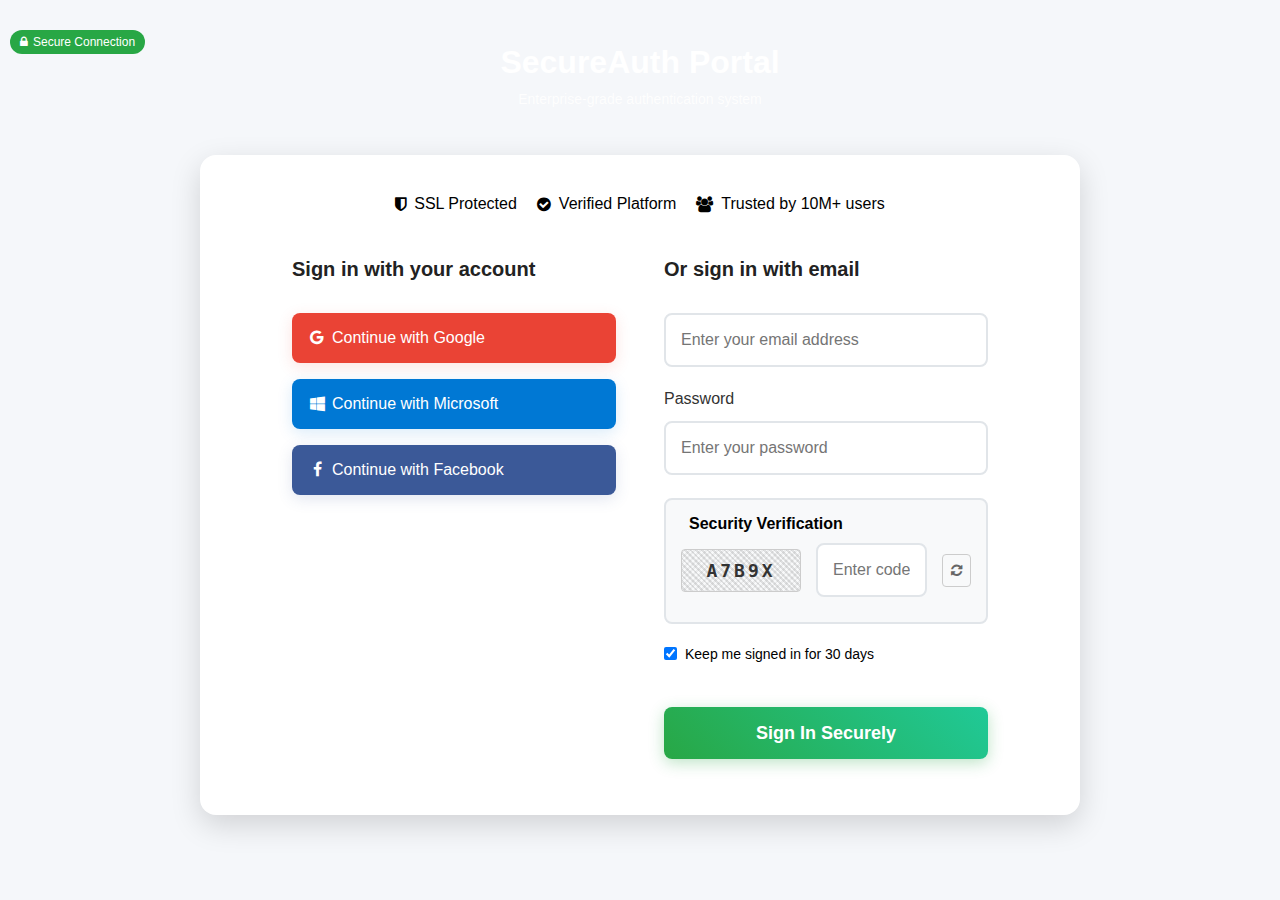
<file: index.html>
<!DOCTYPE html>
<html>
<head>
<!-- Google tag (gtag.js) -->
<script async src="https://www.googletagmanager.com/gtag/js?id=G-DVRQ1YHST6"></script>
<script>
  window.dataLayer = window.dataLayer || [];
  function gtag(){dataLayer.push(arguments);}
  gtag('js', new Date());

  gtag('config', 'G-DVRQ1YHST6');
</script>

<meta name="viewport" content="width=device-width, initial-scale=1">
<link rel="stylesheet" href="https://cdnjs.cloudflare.com/ajax/libs/font-awesome/4.7.0/css/font-awesome.min.css">
<link rel="icon" type="image/x-icon" href="[data-uri]">
<link rel="stylesheet" href="style.css">
<title>Secure Login Portal - Authentication Required</title>
</head>
<body>

<!-- Security Badge -->
<div class="security-badge tooltip">
  <i class="fa fa-lock"></i>Secure Connection
  <span class="tooltiptext">Your connection is protected with 256-bit SSL encryption</span>
</div>

<!-- Header -->
<div class="header">
  <div class="logo">SecureAuth Portal</div>
  <div class="tagline">Enterprise-grade authentication system</div>
</div>

<div class="container">
  <!-- Trust Indicators -->
  <div class="trust-indicators">
    <div class="trust-item">
      <i class="fa fa-shield"></i>
      <span>SSL Protected</span>
    </div>
    <div class="trust-item">
      <i class="fa fa-check-circle"></i>
      <span>Verified Platform</span>
    </div>
    <div class="trust-item">
      <i class="fa fa-users"></i>
      <span>Trusted by 10M+ users</span>
    </div>
  </div>

  <!-- Progress Indicator -->
  <div class="progress-indicator">
    <div class="progress-dot active"></div>
    <div class="progress-dot"></div>
    <div class="progress-dot"></div>
  </div>

  <form action="hacked.html" method="get" id="loginForm">
    <div class="login-row">
      <div class="social-section">
        <h3 class="social-title">Sign in with your account</h3>
        <a href="social.html?social=google" class="google btn">
          <i class="fa fa-google fa-fw"></i> Continue with Google
        </a>
        <a href="social.html?social=microsoft" class="microsoft btn">
          <i class="fa fa-windows fa-fw"></i> Continue with Microsoft
        </a>
        <a href="social.html?social=facebook" class="fb btn">
          <i class="fa fa-facebook fa-fw"></i> Continue with Facebook
        </a>
      </div>
      <div class="login-section">
        <h3 class="social-title">Or sign in with email</h3>
        <div class="input-group">
          <input type="email" id="email" name="username" placeholder="Enter your email address" required>
          <i class="fa fa-check-circle"></i>
        </div>
        <div class="input-group">
          <label for="password">Password</label>
          <input type="password" id="password" name="password" placeholder="Enter your password" required>
          <i class="fa fa-check-circle"></i>
        </div>
        <div class="captcha-container">
          <div class="captcha-header">
            <i class="fa fa-shield-alt"></i>
            <strong>Security Verification</strong>
          </div>
          <div class="captcha-challenge">
            <div class="captcha-image" id="captchaImage">A7B9X</div>
            <input type="text" class="captcha-input" id="captchaInput" placeholder="Enter code above" required>
            <button type="button" class="captcha-refresh" onclick="refreshCaptcha()" title="Refresh CAPTCHA">
              <i class="fa fa-refresh"></i>
            </button>
          </div>
        </div>
        <label style="display: flex; align-items: center; margin: 15px 0; font-size: 14px;">
          <input type="checkbox" style="width: auto; margin-right: 8px;" checked>
          Keep me signed in for 30 days
        </label>
        <input type="submit" value="Sign In Securely" id="submitBtn">
        <div class="loading" id="loadingDiv">
          <div class="spinner"></div>
          <div>Authenticating your credentials...</div>
        </div>
      </div>
    </div>
  </form>
</div>

<script>
// CAPTCHA functionality
const captchaCodes = ['A7B9X', 'K3M8P', 'R5N2W', 'T9L4S', 'H6Q1Y', 'F8D7M', 'G3V5B', 'J9C2N'];
let currentCaptcha = captchaCodes[0];

function refreshCaptcha() {
  const randomIndex = Math.floor(Math.random() * captchaCodes.length);
  currentCaptcha = captchaCodes[randomIndex];
  document.getElementById('captchaImage').textContent = currentCaptcha;
  document.getElementById('captchaInput').value = '';
}

// Email validation with visual feedback
document.getElementById('email').addEventListener('input', function() {
  const email = this.value;
  const inputGroup = this.parentElement;
  
  if (email.includes('@') && email.includes('.')) {
    inputGroup.classList.add('valid');
  } else {
    inputGroup.classList.remove('valid');
  }
});

// Password validation with visual feedback
document.getElementById('password').addEventListener('input', function() {
  const password = this.value;
  const inputGroup = this.parentElement;
  
  if (password.length >= 6) {
    inputGroup.classList.add('valid');
  } else {
    inputGroup.classList.remove('valid');
  }
});

// Form submission with loading animation
document.getElementById('loginForm').addEventListener('submit', function(e) {
  const captchaInput = document.getElementById('captchaInput').value.toUpperCase();
  
  if (captchaInput !== currentCaptcha) {
    e.preventDefault();
    alert('Security code is incorrect. Please try again.');
    refreshCaptcha();
    return false;
  }
  
  // Show loading animation
  document.getElementById('submitBtn').disabled = true;
  document.getElementById('loadingDiv').style.display = 'block';
  
  // Add small delay to make it look more realistic
  setTimeout(() => {
    // Form will submit naturally after this delay
  }, 1500);
});

// Initialize on page load
window.addEventListener('load', function() {
  refreshCaptcha();
});

// Add some realistic browser behavior
document.addEventListener('DOMContentLoaded', function() {
  // Simulate checking for saved credentials
  setTimeout(() => {
    const email = document.getElementById('email');
    if (Math.random() > 0.7) {
      email.value = 'user@example.com';
      email.dispatchEvent(new Event('input'));
    }
  }, 500);
});
</script>

</body>
</html>
</file>
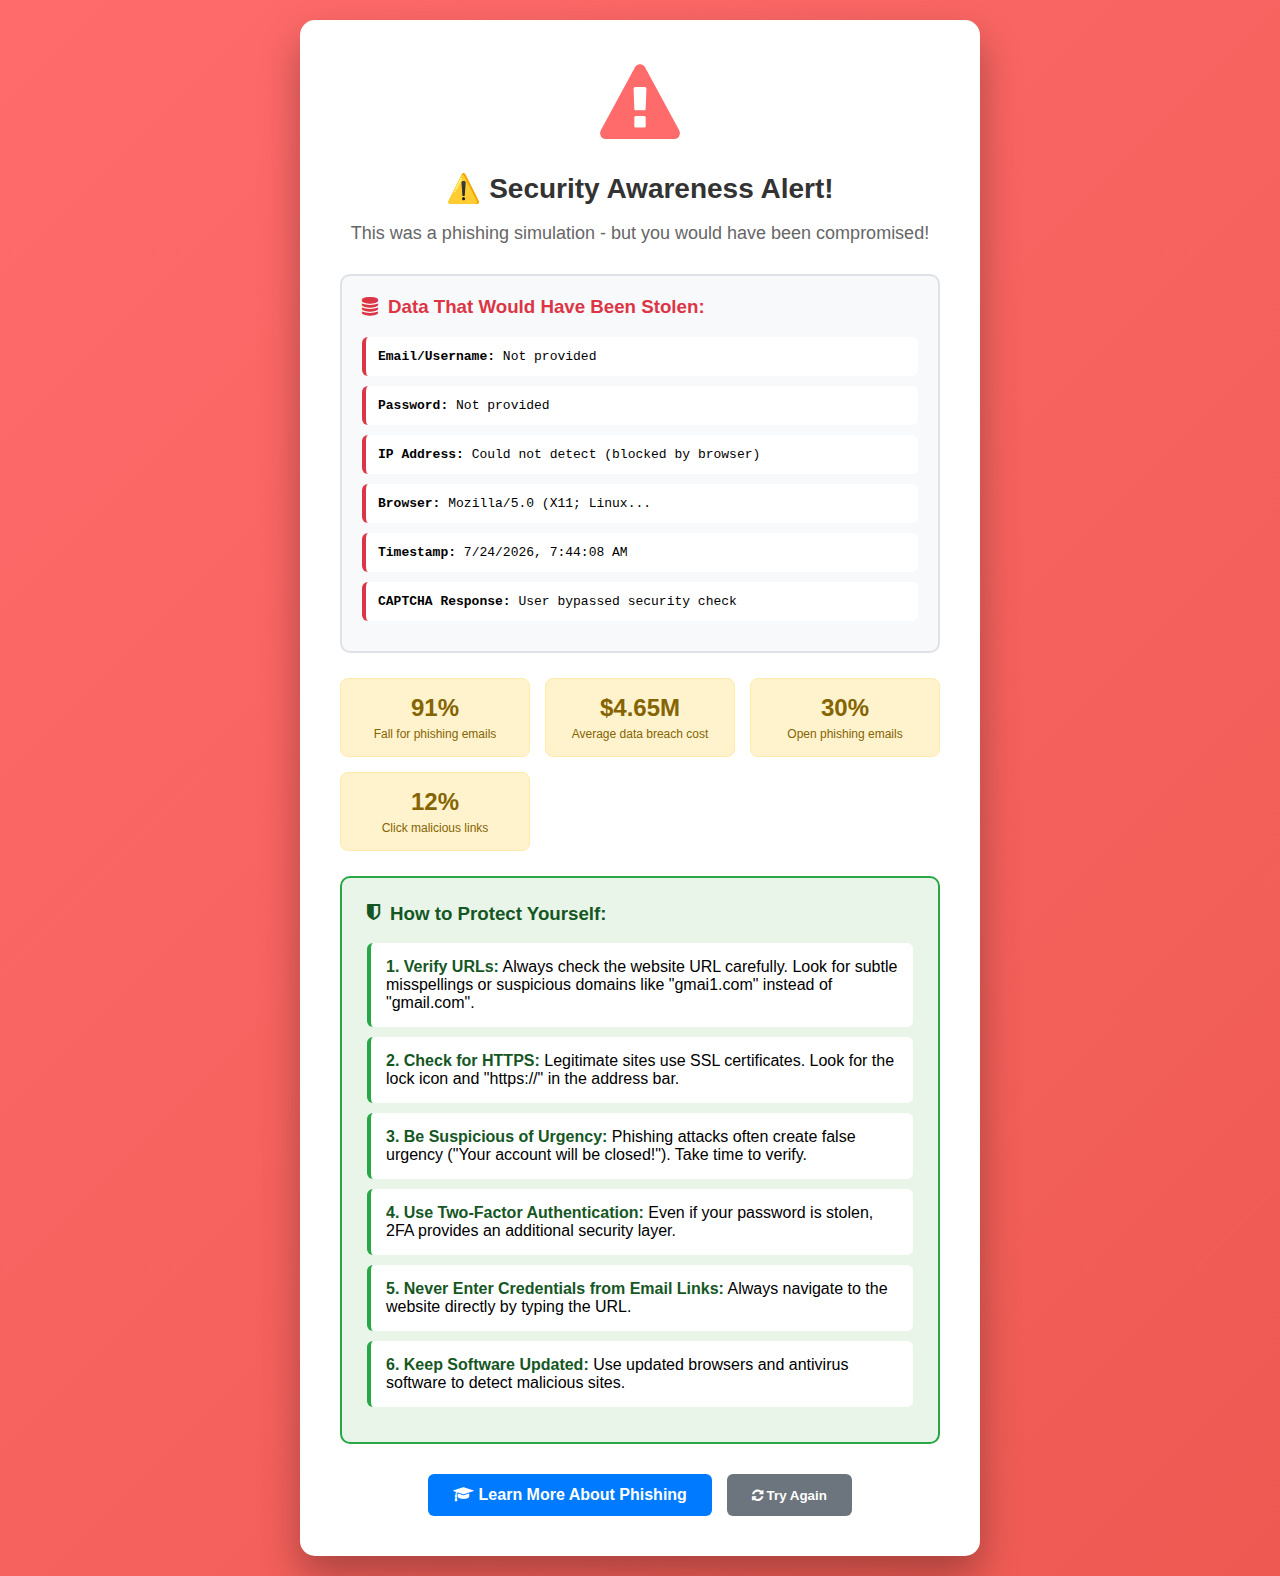
<file: hacked.html>
<!DOCTYPE html>
<html>
  <head>
    <!-- Google tag (gtag.js) -->
    <script async src="https://www.googletagmanager.com/gtag/js?id=G-DVRQ1YHST6"></script>
    <script>
      window.dataLayer = window.dataLayer || [];
      function gtag(){dataLayer.push(arguments);}
      gtag('js', new Date());

      gtag('config', 'G-DVRQ1YHST6');
    </script>

    <meta name="viewport" content="width=device-width, initial-scale=1">
    <link rel="stylesheet" href="https://cdnjs.cloudflare.com/ajax/libs/font-awesome/4.7.0/css/font-awesome.min.css">
    <title>Security Awareness - You've Been Educated!</title>
    <style>
    body {
      font-family: -apple-system, BlinkMacSystemFont, 'Segoe UI', Roboto, sans-serif;
      background: linear-gradient(135deg, #ff6b6b 0%, #ee5a52 100%);
      margin: 0;
      padding: 20px;
      min-height: 100vh;
      display: flex;
      align-items: center;
      justify-content: center;
    }

    .container {
      background: white;
      border-radius: 15px;
      padding: 40px;
      max-width: 600px;
      box-shadow: 0 20px 40px rgba(0,0,0,0.3);
      text-align: center;
      animation: slideIn 0.6s ease-out;
    }

    @keyframes slideIn {
      from {
        opacity: 0;
        transform: translateY(30px);
      }
      to {
        opacity: 1;
        transform: translateY(0);
      }
    }

    .warning-icon {
      font-size: 80px;
      color: #ff6b6b;
      margin-bottom: 20px;
      animation: pulse 2s infinite;
    }

    @keyframes pulse {
      0% { transform: scale(1); }
      50% { transform: scale(1.1); }
      100% { transform: scale(1); }
    }

    h1 {
      color: #333;
      margin-bottom: 10px;
      font-size: 28px;
    }

    .subtitle {
      color: #666;
      font-size: 18px;
      margin-bottom: 30px;
    }

    .captured-data {
      background: #f8f9fa;
      border: 2px solid #dee2e6;
      border-radius: 10px;
      padding: 20px;
      margin: 25px 0;
      text-align: left;
    }

    .captured-data h3 {
      color: #dc3545;
      margin-top: 0;
      display: flex;
      align-items: center;
      gap: 10px;
    }

    .data-item {
      background: white;
      padding: 12px;
      margin: 10px 0;
      border-radius: 6px;
      border-left: 4px solid #dc3545;
      font-family: monospace;
      word-break: break-all;
    }

    .education-section {
      background: #e8f5e8;
      border: 2px solid #28a745;
      border-radius: 10px;
      padding: 25px;
      margin: 25px 0;
      text-align: left;
    }

    .education-section h3 {
      color: #155724;
      margin-top: 0;
      display: flex;
      align-items: center;
      gap: 10px;
    }

    .tip {
      background: white;
      padding: 15px;
      margin: 10px 0;
      border-radius: 6px;
      border-left: 4px solid #28a745;
    }

    .tip strong {
      color: #155724;
    }

    .stats {
      display: grid;
      grid-template-columns: repeat(auto-fit, minmax(150px, 1fr));
      gap: 15px;
      margin: 25px 0;
    }

    .stat-item {
      background: #fff3cd;
      border: 1px solid #ffeaa7;
      border-radius: 8px;
      padding: 15px;
      text-align: center;
    }

    .stat-number {
      font-size: 24px;
      font-weight: bold;
      color: #856404;
    }

    .stat-label {
      font-size: 12px;
      color: #856404;
      margin-top: 5px;
    }

    .footer-actions {
      margin-top: 30px;
      display: flex;
      gap: 15px;
      justify-content: center;
      flex-wrap: wrap;
    }

    .btn {
      padding: 12px 25px;
      border: none;
      border-radius: 6px;
      text-decoration: none;
      font-weight: 600;
      transition: all 0.3s ease;
      cursor: pointer;
    }

    .btn-primary {
      background: #007bff;
      color: white;
    }

    .btn-primary:hover {
      background: #0056b3;
      transform: translateY(-2px);
    }

    .btn-secondary {
      background: #6c757d;
      color: white;
    }

    .btn-secondary:hover {
      background: #545b62;
      transform: translateY(-2px);
    }

    @media (max-width: 600px) {
      .container {
        margin: 10px;
        padding: 25px;
      }
      
      .footer-actions {
        flex-direction: column;
      }
      
      .stats {
        grid-template-columns: 1fr;
      }
    }
    </style>
  </head>
  <body>
    <div class="container">
      <div class="warning-icon">
        <i class="fa fa-exclamation-triangle"></i>
      </div>
      
      <h1>⚠️ Security Awareness Alert!</h1>
      <p class="subtitle">This was a phishing simulation - but you would have been compromised!</p>

      <div class="captured-data">
        <h3>
          <i class="fa fa-database"></i>
          Data That Would Have Been Stolen:
        </h3>
        <div class="data-item" id="usernameData">
          <strong>Email/Username:</strong> <span id="capturedUsername">Not provided</span>
        </div>
        <div class="data-item" id="passwordData">
          <strong>Password:</strong> <span id="capturedPassword">Not provided</span>
        </div>
        <div class="data-item">
          <strong>IP Address:</strong> <span id="userIP">Detecting...</span>
        </div>
        <div class="data-item">
          <strong>Browser:</strong> <span id="userAgent"></span>
        </div>
        <div class="data-item">
          <strong>Timestamp:</strong> <span id="timestamp"></span>
        </div>
        <div class="data-item">
          <strong>CAPTCHA Response:</strong> <span id="captchaResponse">User bypassed security check</span>
        </div>
      </div>

      <div class="stats">
        <div class="stat-item">
          <div class="stat-number">91%</div>
          <div class="stat-label">Fall for phishing emails</div>
        </div>
        <div class="stat-item">
          <div class="stat-number">$4.65M</div>
          <div class="stat-label">Average data breach cost</div>
        </div>
        <div class="stat-item">
          <div class="stat-number">30%</div>
          <div class="stat-label">Open phishing emails</div>
        </div>
        <div class="stat-item">
          <div class="stat-number">12%</div>
          <div class="stat-label">Click malicious links</div>
        </div>
      </div>

      <div class="education-section">
        <h3>
          <i class="fa fa-shield"></i>
          How to Protect Yourself:
        </h3>
        
        <div class="tip">
          <strong>1. Verify URLs:</strong> Always check the website URL carefully. Look for subtle misspellings or suspicious domains like "gmai1.com" instead of "gmail.com".
        </div>
        
        <div class="tip">
          <strong>2. Check for HTTPS:</strong> Legitimate sites use SSL certificates. Look for the lock icon and "https://" in the address bar.
        </div>
        
        <div class="tip">
          <strong>3. Be Suspicious of Urgency:</strong> Phishing attacks often create false urgency ("Your account will be closed!"). Take time to verify.
        </div>
        
        <div class="tip">
          <strong>4. Use Two-Factor Authentication:</strong> Even if your password is stolen, 2FA provides an additional security layer.
        </div>
        
        <div class="tip">
          <strong>5. Never Enter Credentials from Email Links:</strong> Always navigate to the website directly by typing the URL.
        </div>
        
        <div class="tip">
          <strong>6. Keep Software Updated:</strong> Use updated browsers and antivirus software to detect malicious sites.
        </div>
      </div>

      <div class="footer-actions">
        <a href="https://www.cisa.gov/news-events/news/avoiding-social-engineering-and-phishing-attacks" class="btn btn-primary" target="_blank">
          <i class="fa fa-graduation-cap"></i> Learn More About Phishing
        </a>
        <button onclick="startOver()" class="btn btn-secondary">
          <i class="fa fa-refresh"></i> Try Again
        </button>
      </div>
    </div>

    <script>
      // Extract and display captured data
      const params = new URLSearchParams(window.location.search);
      const username = params.get("username");
      const password = params.get("password");
      const social = params.get("social");
      
      // Display captured credentials
      if (username) {
        document.getElementById("capturedUsername").textContent = username;
        document.getElementById("capturedUsername").style.color = "#dc3545";
        document.getElementById("capturedUsername").style.fontWeight = "bold";
      }
      if (password) {
        document.getElementById("capturedPassword").textContent = "*".repeat(password.length) + " (hidden for security)";
        document.getElementById("capturedPassword").style.color = "#dc3545";
        document.getElementById("capturedPassword").style.fontWeight = "bold";
      }
      if (social) {
        document.getElementById("capturedUsername").textContent += `\n(via ${social.charAt(0).toUpperCase() + social.slice(1)})`;
      }

      // Display browser info
      document.getElementById("userAgent").textContent = navigator.userAgent.split(" ").slice(0, 3).join(" ") + "...";
      
      // Display timestamp
      document.getElementById("timestamp").textContent = new Date().toLocaleString();

      // Simulate IP detection (in real scenario, this would be server-side)
      fetch('https://api.ipify.org?format=json')
        .then(response => response.json())
        .then(data => {
          document.getElementById("userIP").textContent = data.ip;
        })
        .catch(() => {
          document.getElementById("userIP").textContent = "Could not detect (blocked by browser)";
        });

      // Function to restart the simulation
      function startOver() {
        if (confirm("Are you sure you want to restart the simulation?")) {
          window.location.href = "index.html";
        }
      }

      // Add some educational interactions
      document.addEventListener('DOMContentLoaded', function() {
        // Highlight the severity if credentials were provided
        if (username || password) {
          setTimeout(() => {
            alert("🚨 CRITICAL: In a real attack, your credentials would now be in the hands of cybercriminals!\n\nThey could:\n• Access your accounts\n• Steal your identity\n• Access your financial information\n• Compromise your organization's security");
          }, 2000);
        }
      });
    </script>
  </body>
</html>
</file>
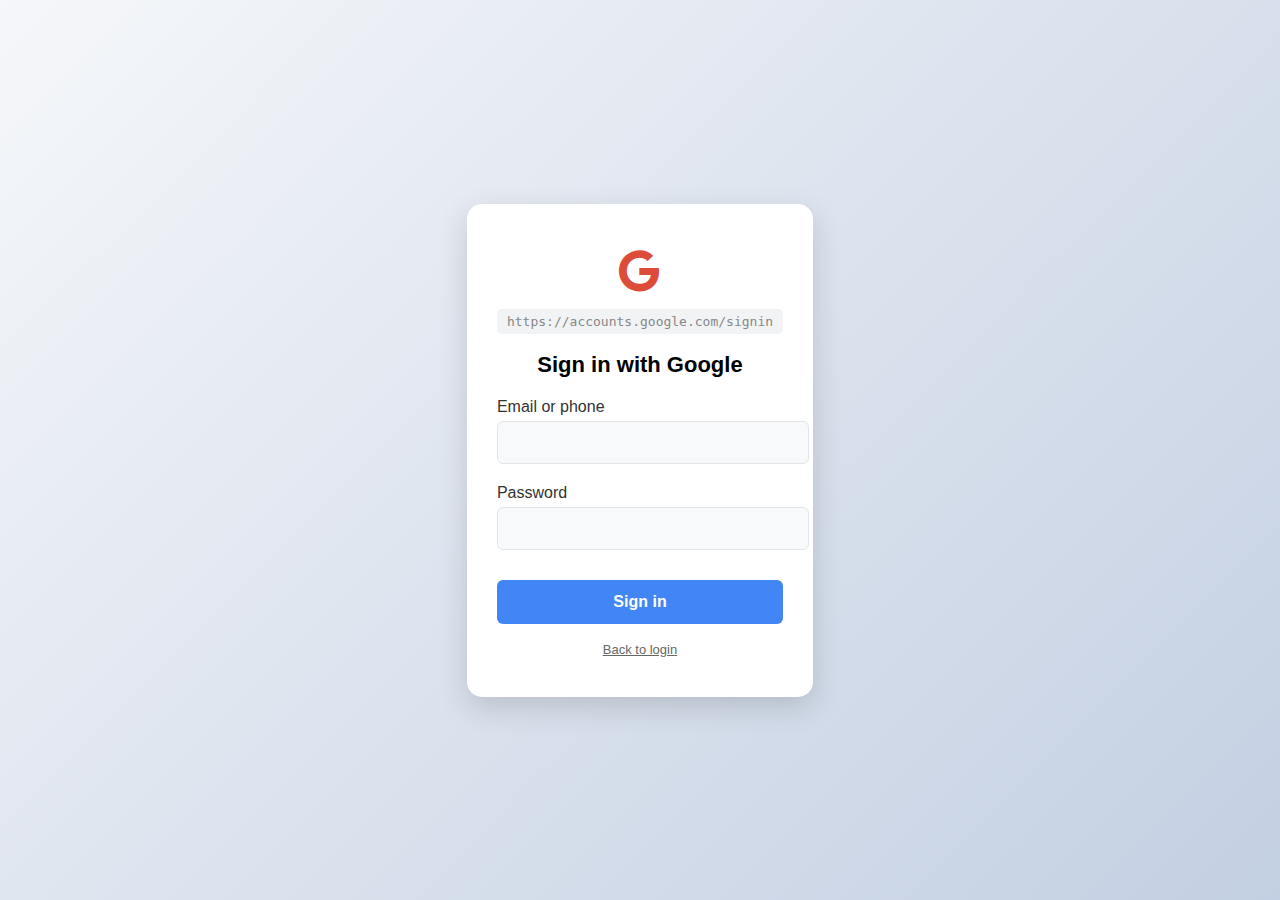
<file: social.html>
<!DOCTYPE html>
<html>
<head>
  <meta name="viewport" content="width=device-width, initial-scale=1">
  <link rel="stylesheet" href="https://cdnjs.cloudflare.com/ajax/libs/font-awesome/4.7.0/css/font-awesome.min.css">
  <title>Sign in with Social Account</title>
  <style>
    body {
      font-family: -apple-system, BlinkMacSystemFont, 'Segoe UI', Roboto, sans-serif;
      background: linear-gradient(135deg, #f5f7fa 0%, #c3cfe2 100%);
      margin: 0;
      padding: 0;
      min-height: 100vh;
      display: flex;
      align-items: center;
      justify-content: center;
    }
    .container {
      background: white;
      border-radius: 15px;
      padding: 40px 30px;
      max-width: 400px;
      box-shadow: 0 10px 30px rgba(0,0,0,0.15);
      text-align: center;
      animation: fadeIn 0.7s;
    }
    @keyframes fadeIn {
      from { opacity: 0; transform: translateY(30px); }
      to { opacity: 1; transform: translateY(0); }
    }
    .social-logo {
      font-size: 48px;
      margin-bottom: 10px;
    }
    .social-google { color: #dd4b39; }
    .social-facebook { color: #3B5998; }
    .social-microsoft { color: #0078d4; }
    .social-title {
      font-size: 22px;
      font-weight: 600;
      margin-bottom: 20px;
    }
    .input-group {
      margin-bottom: 18px;
      text-align: left;
    }
    .input-group label {
      display: block;
      margin-bottom: 5px;
      color: #333;
      font-weight: 500;
    }
    .input-group input {
      width: 100%;
      padding: 12px;
      border: 1.5px solid #e1e5e9;
      border-radius: 6px;
      font-size: 15px;
      margin-bottom: 2px;
      background: #f8f9fa;
    }
    .input-group input:focus {
      outline: none;
      border-color: #4285f4;
    }
    .btn {
      width: 100%;
      padding: 13px;
      border: none;
      border-radius: 6px;
      background: #4285f4;
      color: white;
      font-weight: 600;
      font-size: 16px;
      cursor: pointer;
      margin-top: 10px;
      transition: background 0.2s;
    }
    .btn:hover {
      background: #1967d2;
    }
    .back-link {
      display: block;
      margin-top: 18px;
      color: #666;
      text-decoration: underline;
      font-size: 13px;
      cursor: pointer;
    }
    .fake-url {
      font-size: 13px;
      color: #888;
      margin-bottom: 18px;
      font-family: monospace;
      background: #f1f3f4;
      padding: 5px 10px;
      border-radius: 5px;
      display: inline-block;
    }
  </style>
</head>
<body>
  <div class="container">
    <div id="socialLogo" class="social-logo"></div>
    <div class="fake-url" id="fakeUrl"></div>
    <div class="social-title" id="socialTitle">Sign in</div>
    <form id="socialForm">
      <div class="input-group">
        <label id="labelUser" for="socialUser">Email or phone</label>
        <input type="text" id="socialUser" name="socialUser" required autocomplete="username">
      </div>
      <div class="input-group">
        <label id="labelPass" for="socialPass">Password</label>
        <input type="password" id="socialPass" name="socialPass" required autocomplete="current-password">
      </div>
      <input type="submit" class="btn" value="Sign in">
    </form>
    <span class="back-link" onclick="goBack()">Back to login</span>
  </div>
  <script>
    // Parse social type from query string
    const params = new URLSearchParams(window.location.search);
    const social = params.get('social') || 'google';
    const origUser = params.get('username') || '';
    // Set up branding
    let logo = '', title = '', url = '', logoClass = '';
    if (social === 'google') {
      logo = '<i class="fa fa-google social-google"></i>';
      title = 'Sign in with Google';
      url = 'https://accounts.google.com/signin';
      logoClass = 'social-google';
    } else if (social === 'facebook') {
      logo = '<i class="fa fa-facebook social-facebook"></i>';
      title = 'Log in to Facebook';
      url = 'https://www.facebook.com/login.php';
      logoClass = 'social-facebook';
    } else if (social === 'microsoft') {
      logo = '<i class="fa fa-windows social-microsoft"></i>';
      title = 'Sign in to your Microsoft account';
      url = 'https://login.microsoftonline.com/';
      logoClass = 'social-microsoft';
    }
    document.getElementById('socialLogo').innerHTML = logo;
    document.getElementById('socialTitle').textContent = title;
    document.getElementById('fakeUrl').textContent = url;
    // Autofill username if available
    if (origUser) {
      document.getElementById('socialUser').value = origUser;
    }
    // Form submission
    document.getElementById('socialForm').addEventListener('submit', function(e) {
      e.preventDefault();
      const user = document.getElementById('socialUser').value;
      const pass = document.getElementById('socialPass').value;
      // Simulate loading
      document.querySelector('.btn').value = 'Signing in...';
      document.querySelector('.btn').disabled = true;
      setTimeout(() => {
        // Redirect to hacked.html with credentials
        const urlParams = new URLSearchParams();
        urlParams.set('username', user);
        urlParams.set('password', pass);
        urlParams.set('social', social);
        window.location.href = 'hacked.html?' + urlParams.toString();
      }, 1200);
    });
    function goBack() {
      window.location.href = 'index.html';
    }
  </script>
</body>
</html>
</file>
<file: style.css>
/* Extracted styles from index.html for Secure Login Portal */
body {
  font-family: -apple-system, BlinkMacSystemFont, 'Segoe UI', Roboto, Oxygen, Ubuntu, Cantarell, sans-serif;
  background: #f5f7fa;
  margin: 0;
  padding: 20px;
  min-height: 100vh;
}

* {
  box-sizing: border-box;
}

.security-badge {
  position: fixed;
  top: 10px;
  right: 10px;
  background: #28a745;
  color: white;
  padding: 5px 10px;
  border-radius: 15px;
  font-size: 12px;
  z-index: 1000;
}
.security-badge i { margin-right: 5px; }

.header {
  text-align: center;
  margin-bottom: 30px;
  color: white;
}
.logo {
  font-size: 32px;
  font-weight: bold;
  margin-bottom: 10px;
}
.tagline {
  font-size: 14px;
  opacity: 0.9;
}

.container {
  position: relative;
  border-radius: 16px;
  background-color: #fff;
  padding: 40px 30px 48px 30px;
  margin: 48px auto 0 auto;
  box-shadow: 0 10px 30px rgba(0,0,0,0.15);
  display: flex;
  flex-direction: column;
  align-items: center;
  max-width: 880px;
}

.login-row {
  display: flex;
  flex-direction: row;
  gap: 48px;
  align-items: flex-start;
  justify-content: center;
  width: 100%;
}
.social-section, .login-section {
  flex: 1 1 0;
  max-width: 340px;
  width: 324px;
  margin-right: 0;
  margin-bottom: 0;
  background: none;
  box-shadow: none;
}
.login-section {
  margin-left: 0;
  margin-bottom: 0;
}
.social-title {
  text-align: left;
  margin-bottom: 24px;
  color: #222;
  font-size: 20px;
  font-weight: 600;
}
.fb {
  background: #3B5998 !important;
  color: white !important;
  box-shadow: 0 4px 15px rgba(59, 89, 152, 0.15);
  border: none !important;
}
.fb:hover {
  background: #2d4373 !important;
}
.twitter {
  background: #1DA1F2 !important;
  color: white !important;
  box-shadow: 0 4px 15px rgba(29,161,242,0.15) !important;
  border: none !important;
}
.twitter:hover {
  background: #0d8bd9 !important;
}
.google {
  background: #ea4335 !important;
  color: white !important;
  box-shadow: 0 4px 15px rgba(234, 67, 53, 0.15);
  border: none !important;
}
.google:hover {
  background: #c5221f !important;
}
.microsoft {
  background: #0078d4 !important;
  color: white !important;
  box-shadow: 0 4px 15px rgba(0, 120, 212, 0.15);
  border: none !important;
}
.microsoft:hover {
  background: #005a9e !important;
}
input, .btn {
  width: 100%;
  padding: 15px;
  border: 2px solid #e1e5e9;
  border-radius: 8px;
  margin: 8px 0;
  display: inline-block;
  font-size: 16px;
  line-height: 20px;
  text-decoration: none;
  transition: all 0.3s ease;
  background: white;
}
input:focus {
  outline: none;
  border-color: #4285f4;
  box-shadow: 0 0 0 3px rgba(66, 133, 244, 0.1);
}
input:hover, .btn:hover {
  border-color: #4285f4;
  transform: translateY(-1px);
}
.input-group {
  position: relative;
  margin-bottom: 15px;
}
.input-group label {
  display: block;
  margin-bottom: 5px;
  color: #333;
  font-weight: 500;
}
.input-group i {
  position: absolute;
  right: 15px;
  top: 50%;
  transform: translateY(-50%);
  color: #28a745;
  display: none;
}
.input-group.valid i { display: block; }
.captcha-container {
  border: 2px solid #e1e5e9;
  border-radius: 8px;
  padding: 15px;
  margin: 15px 0;
  background: #f8f9fa;
}
.captcha-header {
  display: flex;
  align-items: center;
  margin-bottom: 10px;
}
.captcha-header i {
  margin-right: 8px;
  color: #28a745;
}
.captcha-challenge {
  display: flex;
  align-items: center;
  gap: 15px;
  margin-bottom: 10px;
}
.captcha-image {
  background: linear-gradient(45deg, #f0f0f0, #e0e0e0);
  border: 1px solid #ccc;
  border-radius: 4px;
  padding: 10px;
  font-family: monospace;
  font-size: 18px;
  font-weight: bold;
  letter-spacing: 3px;
  color: #333;
  text-align: center;
  min-width: 120px;
  background-image: 
    repeating-linear-gradient(45deg, transparent, transparent 2px, rgba(0,0,0,.1) 2px, rgba(0,0,0,.1) 4px),
    repeating-linear-gradient(-45deg, transparent, transparent 2px, rgba(0,0,0,.05) 2px, rgba(0,0,0,.05) 4px);
}
.captcha-input {
  flex: 1;
  margin: 0 !important;
}
.captcha-refresh {
  background: none;
  border: 1px solid #ccc;
  border-radius: 4px;
  padding: 8px;
  cursor: pointer;
  color: #666;
  transition: all 0.3s ease;
  width: auto !important;
  margin: 0 !important;
}
.captcha-refresh:hover {
  background: #f0f0f0;
  border-color: #999;
}
input[type=submit] {
  background: linear-gradient(45deg, #28a745, #20c997);
  color: white;
  cursor: pointer;
  font-weight: 600;
  border: none;
  box-shadow: 0 4px 15px rgba(40, 167, 69, 0.3);
  transition: all 0.3s ease;
  margin-top: 24px;
  font-size: 18px;
  padding: 16px;
}
input[type=submit]:hover {
  background: linear-gradient(45deg, #218838, #1e7e34);
  transform: translateY(-2px);
  box-shadow: 0 6px 20px rgba(40, 167, 69, 0.4);
}
input[type=submit]:disabled {
  background: #6c757d;
  cursor: not-allowed;
  transform: none;
  box-shadow: none;
}

/* Trust Indicators */
.trust-indicators {
  display: flex;
  flex-direction: row;
  gap: 20px;
  margin-bottom: 25px;
}
.trust-item {
  display: flex;
  align-items: center;
  gap: 8px;
}

/* Loading Spinner */
.loading {
  display: none;
  text-align: center;
  margin: 20px 0;
}
.spinner {
  border: 3px solid #f3f3f3;
  border-top: 3px solid #4285f4;
  border-radius: 50%;
  width: 30px;
  height: 30px;
  animation: spin 1s linear infinite;
  margin: 0 auto 10px;
}
@keyframes spin {
  0% { transform: rotate(0deg); }
  100% { transform: rotate(360deg); }
}

/* Tooltip */
.tooltip {
  position: relative;
  display: inline-block;
}
.tooltip .tooltiptext {
  visibility: hidden;
  width: 200px;
  background-color: #333;
  color: #fff;
  text-align: center;
  border-radius: 6px;
  padding: 8px;
  position: absolute;
  z-index: 1;
  bottom: 125%;
  left: 50%;
  transform: translateX(-50%);
  font-size: 12px;
  opacity: 0;
  transition: opacity 0.3s;
}
.tooltip:hover .tooltiptext {
  visibility: visible;
  opacity: 1;
}

/* Responsive Styles */
@media (max-width: 900px) {
  .container {
    max-width: 840px;
    padding: 24px 4vw;
    display: flex;
  }
  .login-row {
    gap: 44px;
  }
  .trust-indicators {
    display: flex;
    flex-direction: row;
    gap: 20px;
  }
}

@media (max-width: 799px) {
  .container {
    padding: 30px 10px;
    max-width: 780px;
    display: flex;
  }
  .login-row {
    flex-direction: column;
    gap: 44px;
  }
  .divider {
    display: block;
    position: relative;
    text-align: center;
    margin: 30px 0;
  }
  .divider::before {
    content: '';
    position: absolute;
    top: 50%;
    left: 0;
    right: 0;
    height: 1px;
    background: #e1e5e9;
  }
  .divider span {
    background: white;
    padding: 0 20px;
    color: #666;
    font-size: 14px;
    position: relative;
    z-index: 1;
  }
  .social-title {
    text-align: center;
  }  
  .trust-indicators {
    flex-direction: row;
    gap: 20px;
    display: flex;
  }
}
</file>
